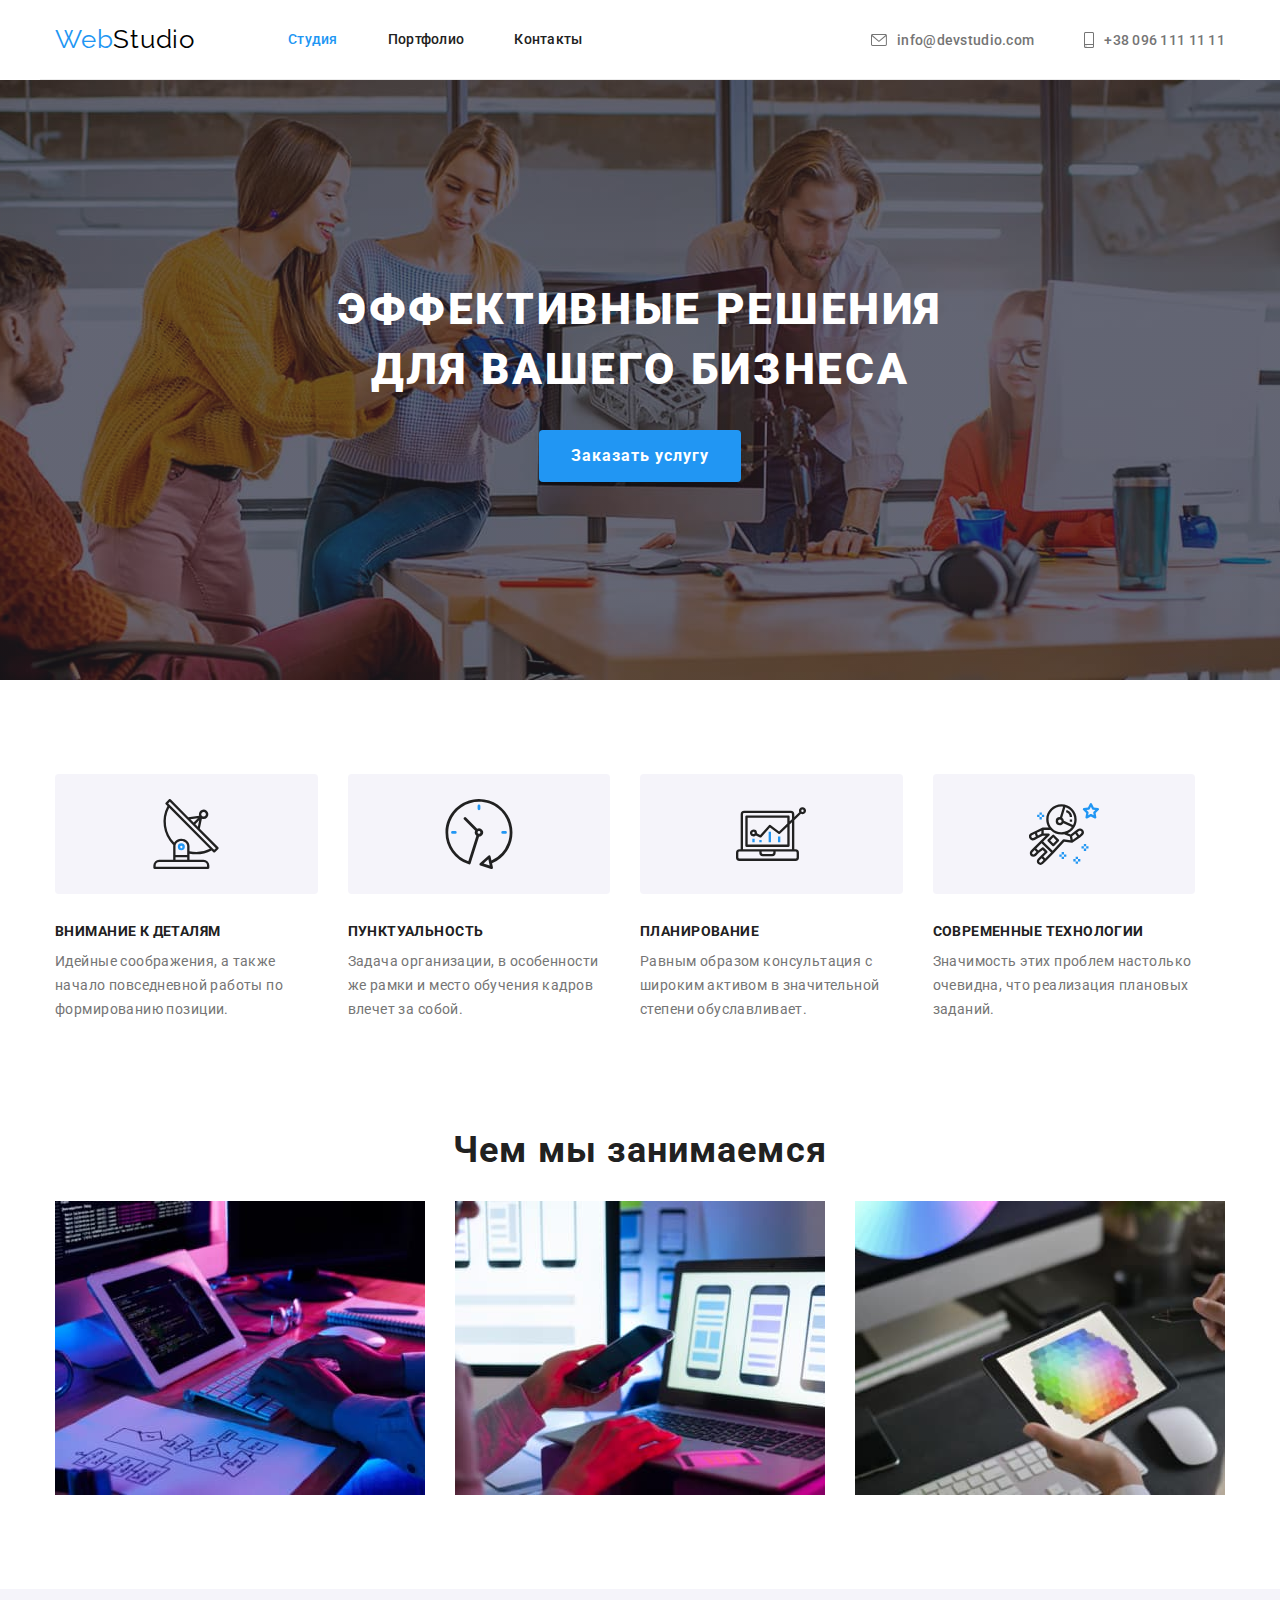
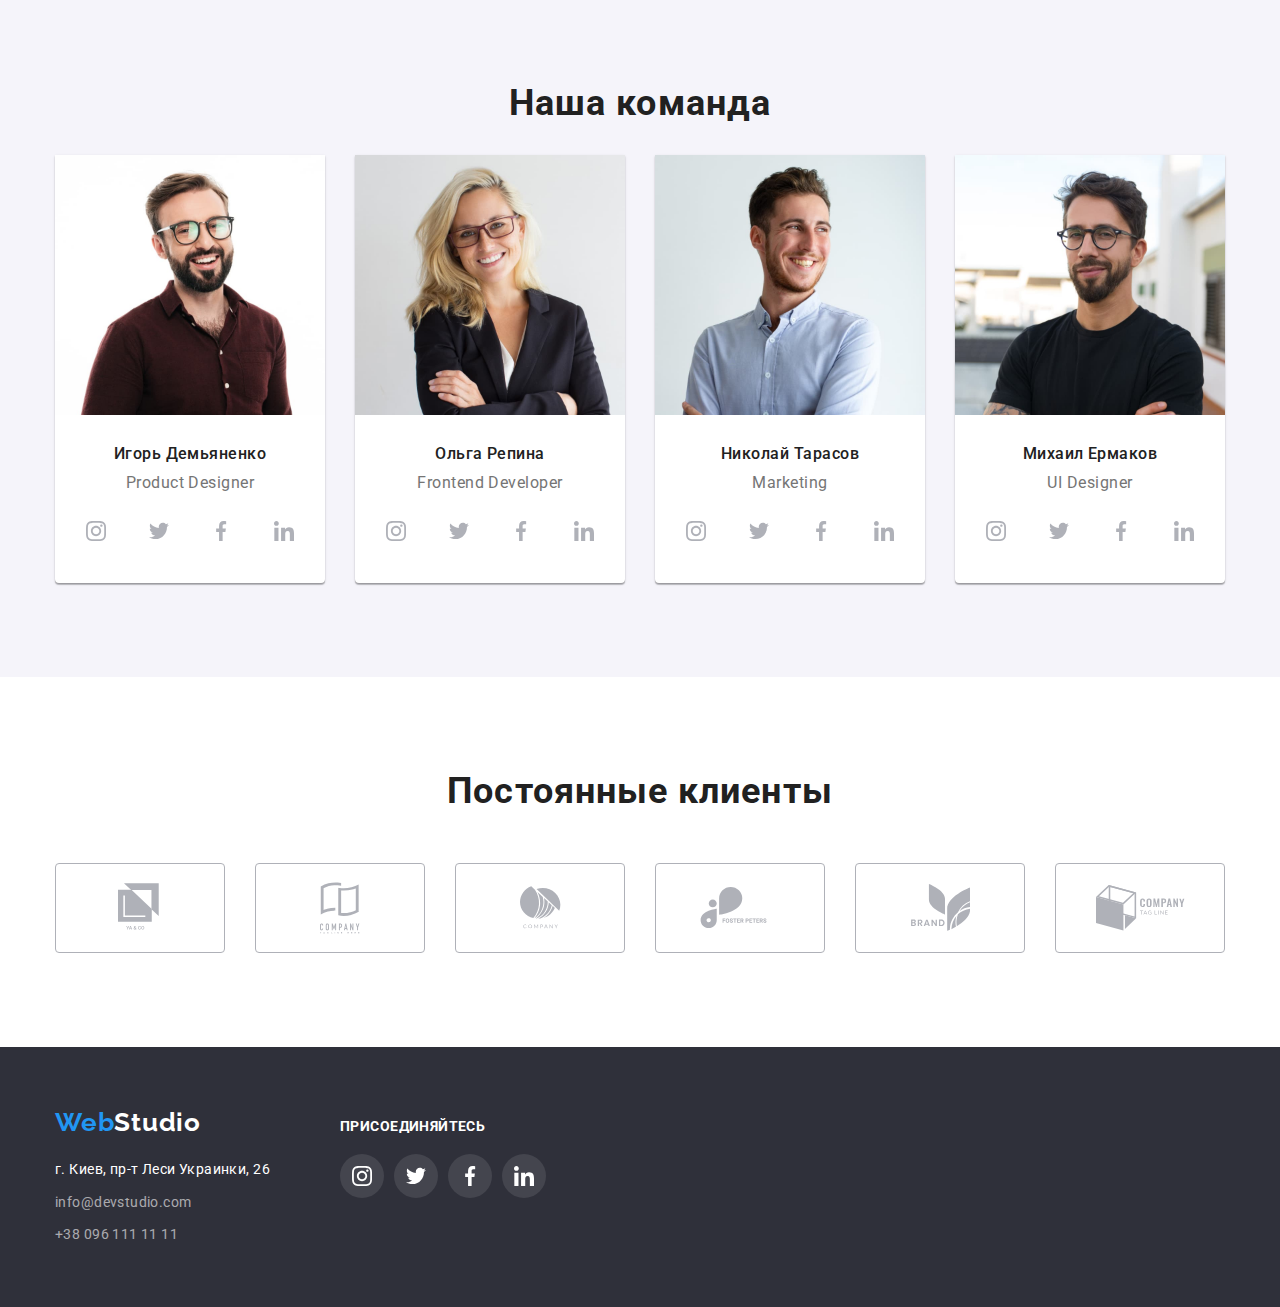
<file: index.html>
<!DOCTYPE html>
<html lang="ru">
  <head>
    <meta charset="UTF-8" />
    <meta name="viewport" content="width=device-width, initial-scale=1.0" />
    <title>WebStudio</title>
    <link
      href="https://fonts.googleapis.com/css2?family=Raleway:wght@700&family=Roboto:wght@400;500;700;900&display=swap"
      rel="stylesheet"
    />
    <link
      rel="stylesheet"
      href="https://cdnjs.cloudflare.com/ajax/libs/modern-normalize/1.0.0/modern-normalize.css"
    />
    <link rel="stylesheet" href="./css/styles.css" />
  </head>
  <body>
    <!--HEADER-->
    <header class="header">
      <div class="container container-flex-header">
        <nav class="header-nav">
          <a
            class="header-logo"
            href="./index.html"
            aria-label="логотип вэбстудии"
            ><span class="accent">Web</span>Studio</a
          >
          <ul class="header-menu list">
            <li class="header-menu-item">
              <a class="header-menu-link active" href="./index.html">Студия</a>
            </li>
            <li class="header-menu-item">
              <a class="header-menu-link" href="./portfolio.html">Портфолио</a>
            </li>
            <li class="header-menu-item last">
              <a class="header-menu-link" href="">Контакты</a>
            </li>
          </ul>
        </nav>

        <address class="address">
          <a class="link link-color-header" href="mailto:info@devstudio.com">
            <svg class="envelope-svg" width="16px" height="12px">
              <use href="./images/sprite.svg#envelope"></use></svg>info@devstudio.com</a>


          <a class="link link-color-header" href="tel:+380961111111"><svg class="envelope-svg" width="10px" height="16px">
              <use href="./images/sprite.svg#smartphone"></use></svg>+38 096 111 11 11</a>
        </address>
      </div>
    </header>
    <main>
      <!-- HERO -->

      <section class="hero-section">
        <div class="container hero">
          <h1 class="hero-text">
            Эффективные решения <br />для вашего бизнеса
          </h1>
          <a class="hero-button" href="#">Заказать услугу</a>
        </div>
      </section>

      <!--FEATURES-->
      <section class="features-section">
        <div class="container container-features">
          <ul class="list-features list-footer">
            <li class="feauters-list">
              <h2 class="features-title">Внимание к деталям</h2>
              <p class="features-text">
                Идейные соображения, а также начало повседневной работы по
                формированию позиции.
              </p>
            </li>
            <li class="feauters-list">
              <h2 class="features-title">Пунктуальность</h2>
              <p class="features-text">
                Задача организации, в особенности же рамки и место обучения
                кадров влечет за собой.
              </p>
            </li>
            <li class="feauters-list">
              <h2 class="features-title">Планирование</h2>
              <p class="features-text">
                Равным образом консультация с широким активом в значительной
                степени обуславливает.
              </p>
            </li>
            <li class="feauters-list">
              <h2 class="features-title">Современные технологии</h2>
              <p class="features-text">
                Значимость этих проблем настолько очевидна, что реализация
                плановых заданий.
              </p>
            </li>
          </ul>
        </div>
      </section>
      <!--WORK-->
      <section>
        <div class="container padding-bottom">
          <h2 class="work-title">Чем мы занимаемся</h2>
          <ul class="list">
            <li class="work-list">
              <img
                src="./images/work/box1.jpg"
                alt="пишут код"
                width="370"
                height="294"
              />
            </li>
            <li class="work-list">
              <img
                src="./images/work/box2.jpg"
                alt="разработка мобильных приложений"
                width="370"
                height="294"
              />
            </li>
            <li class="work-list">
              <img
                src="./images/work/box3.jpg"
                alt="работа со стилями и цветом"
                width="370"
                height="294"
              />
            </li>
          </ul>
        </div>
      </section>
      <!--TEAM-->
      <section class="team">
        <div class="container padding-bottom">
          <h2 class="team-title">Наша команда</h2>
          <ul class="list">
            <li class="list-team">
              <img
                src="./images/team/team1.jpg"
                alt="Игорь Демьяненко"
                width="270"
                height="260"
              />
              <h3 class="team-name">Игорь Демьяненко</h3>
              <p class="team-proffesion" lang="en">Product Designer</p>
              <ul class="social-list">
                <li><a class="social-list-link" href="#"><svg class="social-svg" width="20px" height="20px">
                  <use href="./images/sprite.svg#instagram"></use>
                </svg></a></li>
                <li><a class="social-list-link" href="#"><svg class="social-svg" width="20px" height="20px">
                  <use href="./images/sprite.svg#twitter"></use>
                </svg></a></li>
                <li><a class="social-list-link" href="#"><svg class="social-svg" width="20px" height="20px">
                  <use href="./images/sprite.svg#facebook"></use>
                </svg></a></li>
                <li><a class="social-list-link" href="#"><svg class="social-svg" width="20px" height="20px">
                  <use href="./images/sprite.svg#linkedin"></use>
                </svg></a></li>
              </ul>
            </li>
            <li class="list-team">
              <img
                src="./images/team/team2.jpg"
                alt="Ольга Репина"
                width="270"
                height="260"
              />
              <h3 class="team-name">Ольга Репина</h3>
              <p class="team-proffesion" lang="en">Frontend Developer</p>
              <ul class="social-list">
                <li><a class="social-list-link" href="#"><svg class="social-svg" width="20px" height="20px">
                  <use href="./images/sprite.svg#instagram"></use>
                </svg></a></li>
                <li><a class="social-list-link" href="#"><svg class="social-svg" width="20px" height="20px">
                  <use href="./images/sprite.svg#twitter"></use>
                </svg></a></li>
                <li><a class="social-list-link" href="#"><svg class="social-svg" width="20px" height="20px">
                  <use href="./images/sprite.svg#facebook"></use>
                </svg></a></li>
                <li><a class="social-list-link" href="#"><svg class="social-svg" width="20px" height="20px">
                  <use href="./images/sprite.svg#linkedin"></use>
                </svg></a></li>
              </ul>
            </li>
            <li class="list-team">
              <img
                src="./images/team/team3.jpg"
                alt="Николай Тарасов"
                width="270"
                height="260"
              />
              <h3 class="team-name">Николай Тарасов</h3>
              <p class="team-proffesion" lang="en">Marketing</p>
              <ul class="social-list">
                <li><a class="social-list-link" href="#"><svg class="social-svg" width="20px" height="20px">
                  <use href="./images/sprite.svg#instagram"></use>
                </svg></a></li>
                <li><a class="social-list-link" href="#"><svg class="social-svg" width="20px" height="20px">
                  <use href="./images/sprite.svg#twitter"></use>
                </svg></a></li>
                <li><a class="social-list-link" href="#"><svg class="social-svg" width="20px" height="20px">
                  <use href="./images/sprite.svg#facebook"></use>
                </svg></a></li>
                <li><a class="social-list-link" href="#"><svg class="social-svg" width="20px" height="20px">
                  <use href="./images/sprite.svg#linkedin"></use>
                </svg></a></li>
              </ul>
            </li>
            <li class="list-team">
              <img
                src="./images/team/team4.jpg"
                alt="Михаил Ермаков"
                width="270"
                height="260"
              />
              <h3 class="team-name">Михаил Ермаков</h3>
              <p class="team-proffesion" lang="en">UI Designer</p>
              <ul class="social-list">
                <li><a class="social-list-link" href="#"><svg class="social-svg" width="20px" height="20px">
                  <use href="./images/sprite.svg#instagram"></use>
                </svg></a></li>
                <li><a class="social-list-link" href="#"><svg class="social-svg" width="20px" height="20px">
                  <use href="./images/sprite.svg#twitter"></use>
                </svg></a></li>
                <li><a class="social-list-link" href="#"><svg class="social-svg" width="20px" height="20px">
                  <use href="./images/sprite.svg#facebook"></use>
                </svg></a></li>
                <li><a class="social-list-link" href="#"><svg class="social-svg" width="20px" height="20px">
                  <use href="./images/sprite.svg#linkedin"></use>
                </svg></a></li>
              </ul>
            </li>
          </ul>
        </div>
      </section>
    </main>
      <!--CLIENTS-->
    <section class="clients-section">

      <div class="container">
       <h2 class="clients-title">Постоянные клиенты</h2>

       <ul class="clients-list">
         <li class="clients-item"><a class="clients-link" href="#">
           <svg class="clients-icon"  width="45px" height="50px" >

            <use href="./images/sprite.svg#logo-1"></use>
           </svg>
         </a>
        </li>
        <li class="clients-item"><a class="clients-link" href="#">
          <svg class="clients-icon" width="40px" height="52px" >

           <use href="./images/sprite.svg#logo-2"></use>
          </svg>
        </a>
       </li>
       <li class="clients-item"><a class="clients-link" href="#">
        <svg class="clients-icon" width="41px" height="43px" >

         <use href="./images/sprite.svg#logo-3"></use>
        </svg>
      </a>
     </li>
     <li class="clients-item"><a class="clients-link" href="#">
      <svg class="clients-icon" width="80px" height="42px" >

       <use href="./images/sprite.svg#logo-4"></use>
      </svg>
    </a>
   </li>
   <li class="clients-item"><a class="clients-link" href="#">
    <svg class="clients-icon" width="59px" height="47px" >

     <use href="./images/sprite.svg#logo-5"></use>
    </svg>
  </a>
 </li>
 <li class="clients-item"><a class="clients-link" href="#">
  <svg class="clients-icon" width="89px" height="46px" >

   <use href="./images/sprite.svg#logo-6"></use>
  </svg>
</a>
</li>
       </ul>


      </div>
    


    </section>
    <!--FOOTER-->
    <footer class="footer">
      <div class="container container-footer">
        
        
        <div class="left-footer">
        
        <h2 class="logo-footer">
          <a
            class="header-logo-footer"
            href="./index.html"
            aria-label="логотип вэбстудии"
            ><span class="accent">Web</span>Studio</a
          >
        </h2>
        <address>
          <ul class="list-footer">
            <li class="address-footer">
              <a
                class="link-map"
                href="https://goo.gl/maps/VfrCW1aRoGkhf7tG8"
                target="_blank"
                >г. Киев, пр-т Леси Украинки, 26</a
              >
            </li>
            <li class="address-footer">
              <a class="link" href="mailto:info@devstudio.com"
                >info@devstudio.com</a
              >
            </li>
            <li class="address-footer">
              <a class="link" href="tel:+380961111111">+38 096 111 11 11</a>
            </li>
          </ul>
        </address>


      </div>

        <div class="right-footer">
        <h2>присоединяйтесь</h2>
        <ul class="social-list-footer">
          <li class="li-link"><a class="social-list-link-footer" href="#"><svg class="social-svg" width="20px" height="20px">
            <use href="./images/sprite.svg#instagram"></use>
          </svg></a></li>
          <li class="li-link"><a class="social-list-link-footer" href="#"><svg class="social-svg" width="20px" height="20px">
            <use href="./images/sprite.svg#twitter"></use>
          </svg></a></li>
          <li class="li-link"><a class="social-list-link-footer" href="#"><svg class="social-svg" width="20px" height="20px">
            <use href="./images/sprite.svg#facebook"></use>
          </svg></a></li>
          <li class="li-link"><a class="social-list-link-footer" href="#"><svg class="social-svg" width="20px" height="20px">
            <use href="./images/sprite.svg#linkedin"></use>
          </svg></a></li>
        </ul>
        </div>




      </div>
    </footer>
  </body>
</html>
</file>
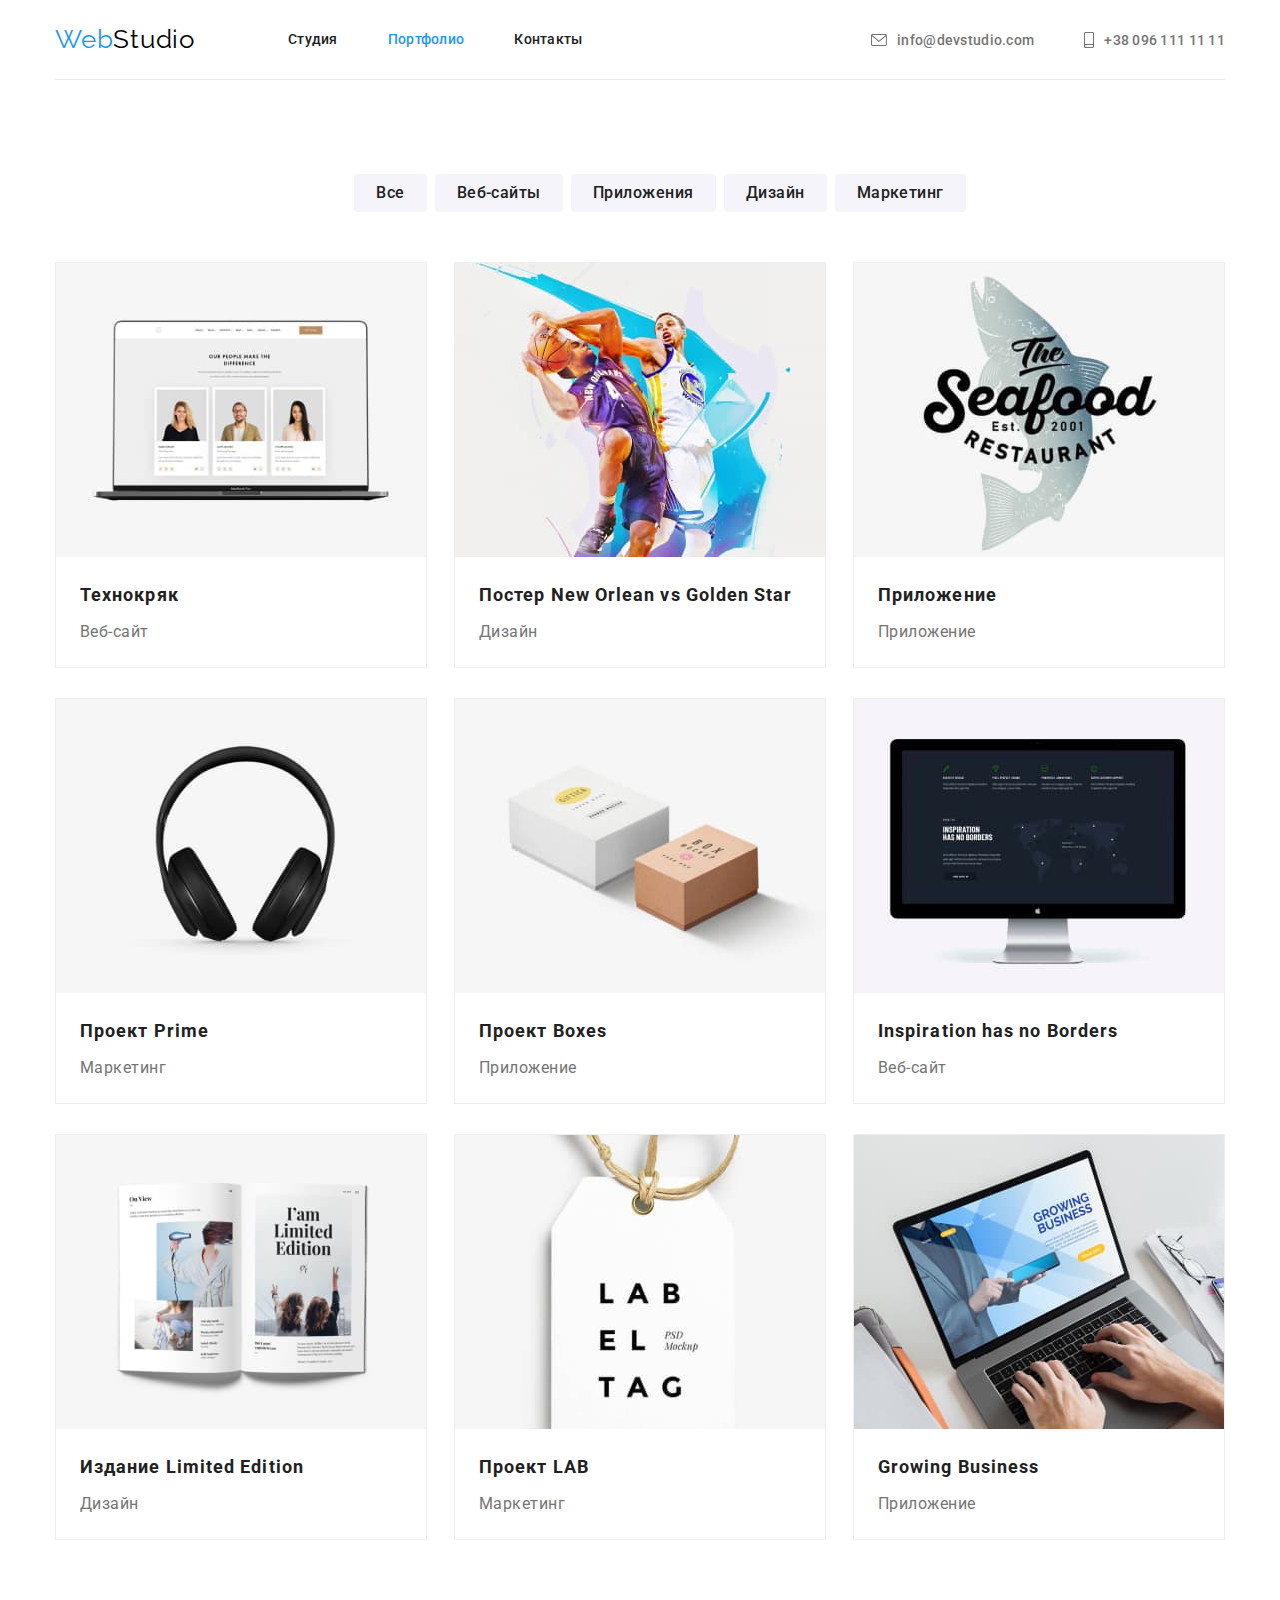
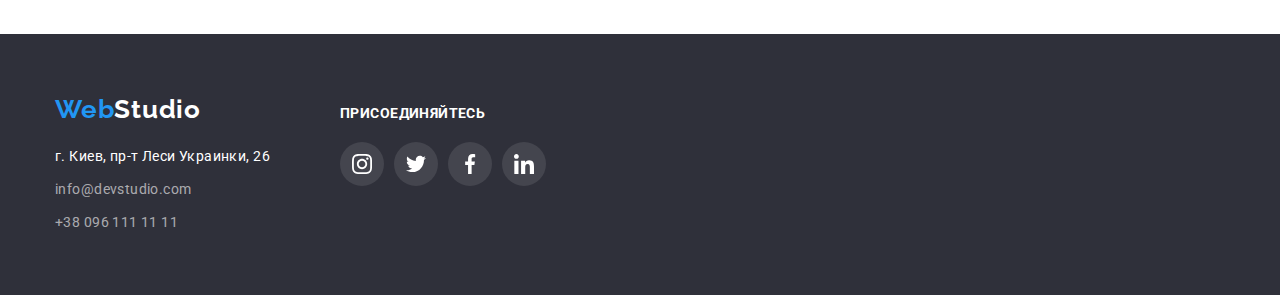
<file: portfolio.html>
<!DOCTYPE html>
<html lang="ru">
  <head>
    <meta charset="UTF-8" />
    <meta name="viewport" content="width=device-width, initial-scale=1.0" />
    <title>Портфолио</title>
    <link
      href="https://fonts.googleapis.com/css2?family=Raleway:wght@700&family=Roboto:wght@400;500;700;900&display=swap"
      rel="stylesheet"
    />
    <link
      rel="stylesheet"
      href="https://cdnjs.cloudflare.com/ajax/libs/modern-normalize/1.0.0/modern-normalize.css"
    />
    <link rel="stylesheet" href="./css/styles.css" />
  </head>
  <body>
    <!--HEADER-->
    <div class="container container-header">
      <header class="header">
        <div class="container-flex-header">
          <nav class="header-nav">
            <a
              class="header-logo"
              href="./index.html"
              aria-label="логотип вэбстудии"
              ><span class="accent">Web</span>Studio</a
            >
            <ul class="header-menu list">
              <li class="header-menu-item">
                <a class="header-menu-link" href="./index.html">Студия</a>
              </li>
              <li class="header-menu-item">
                <a class="header-menu-link active" href="./portfolio.html"
                  >Портфолио</a
                >
              </li>
              <li class="header-menu-item last">
                <a class="header-menu-link" href="">Контакты</a>
              </li>
            </ul>
          </nav>

          <address class="address">
            <a class="link link-color-header" href="mailto:info@devstudio.com">
              <svg class="envelope-svg" width="16px" height="12px">
                <use href="./images/sprite.svg#envelope"></use></svg>info@devstudio.com</a>
  
  
            <a class="link link-color-header" href="tel:+380961111111"><svg class="envelope-svg" width="10px" height="16px">
                <use href="./images/sprite.svg#smartphone"></use></svg>+38 096 111 11 11</a>
          </address>
        </div>
      </header>
    </div>
    <!-- PORTFOLIO -->
    <main>
      <section>
        <h1 hidden>Портфолио</h1>

        <div class="container">
          <ul class="container-flex">
            <li class="button-item">
              <a class="button" href="">Все</a>
            </li>
            <li class="button-item">
              <a class="button" href="">Веб-сайты</a>
            </li>
            <li class="button-item">
              <a class="button" href="">Приложения</a>
            </li>
            <li class="button-item">
              <a class="button" href="">Дизайн</a>
            </li>
            <li class="button-item">
              <a class="button" href="">Маркетинг</a>
            </li>
          </ul>
        </div>
        <!-- <div class="button-menu container">
          <button class="button" type="button">Все</button>
          <button class="button" type="button">Веб-сайты</button>
          <button class="button" type="button">Приложения</button>
          <button class="button" type="button">Дизайн</button>
          <button class="button" type="button">Маркетинг</button>
        </div> -->

        <div class="container-portfolio-gallery">
          <ul class="portfolio list">
            <li class="portfolio-item">
              <a class="link-a-portfolio" href="#">
                <img
                  src="./images/page-portfolio/1.jpg"
                  alt="Технокряк"
                  width="370"
                  height="294"
                />
                <h2 class="portfolio-title">Технокряк</h2>
                <p class="portfolio-category">Веб-сайт</p>
              </a>
            </li>
            <li class="portfolio-item">
              <a class="link-a-portfolio" href="#">
                <img
                  src="./images/page-portfolio/2.jpg"
                  alt="Постер New Orlean-vs-Golden Star"
                  width="370"
                  height="294"
                />
                <h2 class="portfolio-title">
                  Постер <span lang="en">New Orlean vs Golden Star</span>
                </h2>
                <p class="portfolio-category">Дизайн</p>
              </a>
            </li>
            <li class="portfolio-item">
              <a class="link-a-portfolio" href="#">
                <img
                  src="./images/page-portfolio/3.jpg"
                  alt="Ресторан-Seafood"
                  width="370"
                  height="294"
                />
                <h2 class="portfolio-title">Приложение</h2>
                <p class="portfolio-category">Приложение</p>
              </a>
            </li>
            <li class="portfolio-item">
              <a class="link-a-portfolio" href="#">
                <img
                  src="./images/page-portfolio/4.jpg"
                  alt="Проект-Prime"
                  width="370"
                  height="294"
                />
                <h2 class="portfolio-title">Проект Prime</h2>
                <p class="portfolio-category">Маркетинг</p>
              </a>
            </li>
            <li class="portfolio-item">
              <a class="link-a-portfolio" href="#">
                <img
                  src="./images/page-portfolio/5.jpg"
                  alt="Проект-Boxes"
                  width="370"
                  height="294"
                />
                <h2 class="portfolio-title">Проект Boxes</h2>
                <p class="portfolio-category">Приложение</p>
              </a>
            </li>
            <li class="portfolio-item">
              <a class="link-a-portfolio" href="#">
                <img
                  src="./images/page-portfolio/6.jpg"
                  alt="Inspiration-has-no-Borders"
                  width="370"
                  height="294"
                />
                <h2 class="portfolio-title">Inspiration has no Borders</h2>
                <p class="portfolio-category">Веб-сайт</p>
              </a>
            </li>
            <li class="portfolio-item">
              <a class="link-a-portfolio" href="#">
                <img
                  src="./images/page-portfolio/7.jpg"
                  alt="Издание-Limited-Edition"
                  width="370"
                  height="294"
                />
                <h2 class="portfolio-title">Издание Limited Edition</h2>
                <p class="portfolio-category">Дизайн</p>
              </a>
            </li>
            <li class="portfolio-item">
              <a class="link-a-portfolio" href="#">
                <img
                  src="./images/page-portfolio/8.jpg"
                  alt="Проект-LAB"
                  width="370"
                  height="294"
                />
                <h2 class="portfolio-title">Проект LAB</h2>
                <p class="portfolio-category">Маркетинг</p>
              </a>
            </li>
            <li class="portfolio-item">
              <a class="link-a-portfolio" href="#">
                <img
                  src="./images/page-portfolio/9.jpg"
                  alt="Growing-Business"
                  width="370"
                  height="294"
                />
                <h2 class="portfolio-title">Growing Business</h2>
                <p class="portfolio-category">Приложение</p>
              </a>
            </li>
          </ul>
        </div>
      </section>
    </main>
    <!--FOOTER-->
    <footer class="footer">
      <div class="container container-footer">
        
        
        <div class="left-footer">
        
        <h2 class="logo-footer">
          <a
            class="header-logo-footer"
            href="./index.html"
            aria-label="логотип вэбстудии"
            ><span class="accent">Web</span>Studio</a
          >
        </h2>
        <address>
          <ul class="list-footer">
            <li class="address-footer">
              <a
                class="link-map"
                href="https://goo.gl/maps/VfrCW1aRoGkhf7tG8"
                target="_blank"
                >г. Киев, пр-т Леси Украинки, 26</a
              >
            </li>
            <li class="address-footer">
              <a class="link" href="mailto:info@devstudio.com"
                >info@devstudio.com</a
              >
            </li>
            <li class="address-footer">
              <a class="link" href="tel:+380961111111">+38 096 111 11 11</a>
            </li>
          </ul>
        </address>


      </div>

        <div class="right-footer">
        <h2>присоединяйтесь</h2>
        <ul class="social-list-footer">
          <li class="li-link"><a class="social-list-link-footer" href="#"><svg class="social-svg" width="20px" height="20px">
            <use href="./images/sprite.svg#instagram"></use>
          </svg></a></li>
          <li class="li-link"><a class="social-list-link-footer" href="#"><svg class="social-svg" width="20px" height="20px">
            <use href="./images/sprite.svg#twitter"></use>
          </svg></a></li>
          <li class="li-link"><a class="social-list-link-footer" href="#"><svg class="social-svg" width="20px" height="20px">
            <use href="./images/sprite.svg#facebook"></use>
          </svg></a></li>
          <li class="li-link"><a class="social-list-link-footer" href="#"><svg class="social-svg" width="20px" height="20px">
            <use href="./images/sprite.svg#linkedin"></use>
          </svg></a></li>
        </ul>
        </div>




      </div>
    </footer>
  </body>
</html>
</file>
<file: css/styles.css>
:root {
  --blue: #2196f3;
  --black-logo: #000000;
  --black: #212121;
  --gray: #757575;
  --white: #ffffff;
}

/*  ============ COMPONENTS  ============ */

body {
  font-family: 'Roboto', sans-serif; /* основной шрифт */
  font-style: normal;
}

a {
  text-decoration: none; /* Отменяем подчеркивание у ссылки */
}

li {
  list-style-type: none; /* Убираем маркеры */
}

.address {
  font-style: normal; /* Убираем италик с сылок в адресах */
  display: flex;
  margin-left: auto;
}

.list {
  margin: 0px;
  padding: 0px;
  list-style: none;
}

.padding-bottom {
  padding-bottom: 94px;
}

img {
  display: block;
}

/* ================== HEADER ======================*/
.container-flex-header {
  display: flex;
  align-items: center;
  height: 80px;
  /* justify-content: center; */
  border-bottom: 1px solid #ececec;
}

.header-nav {
  display: flex;
  align-items: center;
  /* justify-content: center; */
}

.container {
  margin-left: auto;
  margin-right: auto;
  width: 1200px;
  /* outline: 2px solid tomato; */
  padding-left: 15px;
  padding-right: 15px;
}

.header-menu {
  display: flex;
  margin-left: 93px;
}

.header-menu-item:not(:last-child) {
  margin-right: 50px;
}

.accent {
  color: var(--blue);
}
.header-logo {
  font-family: 'Raleway', sans-serif;
  font-size: 26px;
  line-height: 1.2;
  letter-spacing: 0.03em;
  color: var(--black-logo);
}

.header-menu-link {
  font-weight: 500;
  font-size: 14px;
  line-height: 16px;
  letter-spacing: 0.02em;
  color: var(--black);
}

.header-menu-link:hover,
.header-menu-link:focus {
  color: var(--blue);
}

.address .link {
  font-weight: 500;
  font-size: 14px;
  line-height: 1.142;
  letter-spacing: 0.02em;
  color: var(--gray);
}

.address .link + .link {
  margin-left: 50px;
}

.address .link:hover,
.address .link:focus {
  color: var(--blue);
}

.active {
  color: var(--blue);
}

.envelope-svg {
  margin-right: 10px;
  fill: currentcolor;
  align-items: center;
}

.link-color-header {
  display: flex;
  align-items: center;
}

/* ====================== HERO ========================= */
.hero-section {
  margin-left: auto;
  margin-right: auto;
  background-color: rgba(47, 48, 58, 0.4);
  background-image: linear-gradient(
      to right,
      rgba(47, 48, 58, 0.4),
      rgba(47, 48, 58, 0.4)
    ),
    url(../images/hero/background.jpg);
  background-size: cover;
  background-position: center;
  background-origin: inherit;

  /* outline: 2px solid tomato; */
}

.hero {
  /* outline: 2px solid rgb(71, 255, 246); */
  text-align: center;
  height: 600px;
}

.hero-text {
  font-weight: 900;
  font-size: 44px;
  line-height: 1.36;
  letter-spacing: 0.06em;
  color: var(--white);
  text-transform: uppercase;
  /* background-color: #2f303a; */
  margin-top: 0px;
  margin-bottom: 30px;
  padding-top: 200px;
}
.hero-button {
  font-weight: 700;
  font-size: 16px;
  line-height: 1.87;
  letter-spacing: 0.06em;
  color: var(--white);
  padding: 11px 32px;
  box-shadow: 0px 4px 4px rgba(0, 0, 0, 0.15);
  border-radius: 4px;

  background-color: var(--blue);
  display: inline-block;
  min-width: 200px;
}

/* ==================== FEATURES ======================= */

.feauters-list::before {
  display: block;
  content: '';
  height: 120px;
  background: #f5f4fa;
  border-radius: 4px;
  margin-bottom: 30px;
  background-repeat: no-repeat;
  background-position: center;
}

.feauters-list:nth-child(1)::before {
  background-image: url(../images/features/vector-1.svg);
}

.feauters-list:nth-child(2)::before {
  background-image: url(../images/features/vector-2.svg);
}

.feauters-list:nth-child(3)::before {
  background-image: url(../images/features/vector-3.svg);
}

.feauters-list:nth-child(4)::before {
  background-image: url(../images/features/vector-4.svg);
}

.features-title {
  font-weight: bold;
  font-size: 14px;
  line-height: 1.14;
  letter-spacing: 0.03em;
  text-transform: uppercase;
  color: var(--black);
  margin-top: 0px;
  margin-bottom: 10px;
}

.features-text {
  font-size: 14px;
  line-height: 1.71;
  letter-spacing: 0.03em;
  color: var(--gray);
  margin-top: 0px;
}

.container-features {
  margin-left: auto;
  margin-right: auto;
  width: 1200px;
  /* outline: 2px solid tomato; */
  padding-top: 94px;
  padding-bottom: 94px;
  padding-left: 15px;
  padding-right: 15px;
}

.list-features {
  display: flex;
  /* outline: 2px solid tomato; */
}

.feauters-list {
  width: 270px;
  margin-right: 30px;
}
/* ===================== WORK ========================== */

.work-title {
  font-weight: bold;
  font-size: 36px;
  line-height: 1.16;
  letter-spacing: 0.03em;
  color: var(--black);
  text-align: center;
  margin-top: 0px;
}

.list {
  display: flex;
  flex-wrap: wrap;
  justify-content: space-between;
}

/* ===================== TEAM =========================== */

.team {
  background: #f5f4fa;
}
.team-title {
  font-weight: bold;
  font-size: 36px;
  line-height: 1.16;
  letter-spacing: 0.03em;
  color: var(--black);
  text-align: center;
  margin-top: 0px;
  padding-top: 94px;
}

.team-name {
  font-weight: 500;
  font-size: 16px;
  line-height: 1.18;
  letter-spacing: 0.03em;
  color: var(--black);
  text-align: center;
  margin-bottom: 10px;
  margin-top: 30px;
}

.team-proffesion {
  font-weight: normal;
  font-size: 16px;
  line-height: 1.18;
  letter-spacing: 0.03em;
  color: var(--gray);
  margin-bottom: 16px;
  margin-top: 0px;
  text-align: center;
  
}
.list .list-team {
  /* outline: 2px solid tomato; */
  background: #ffffff;
  /* material shadow v1 */

  box-shadow: 0px 1px 3px rgba(0, 0, 0, 0.12), 0px 1px 1px rgba(0, 0, 0, 0.14),
    0px 2px 1px rgba(0, 0, 0, 0.2);
  border-radius: 0px 0px 4px 4px;
}

.social-list {

  display: flex;
  /* outline: 2px solid tomato; */
  justify-content: space-evenly;
  padding: 0;
  margin: 0;

}

.social-list-link {
  display: flex;
  justify-content: center;
  align-items: center;
  width: 44px;
  height: 44px;
  /* outline: 2px solid tomato; */
  border-radius: 50%;
  /* background-color: yellowgreen; */
  fill: #AFB1B8;

}

.social-list-link:hover,
.social-list-link:focus {

  background-color: var(--blue)
  
}

.social-list-link:hover .social-svg,
.social-list-link:focus .social-svg {

  fill: var(--white);
}

.list-team {

  padding-bottom: 30px;
}

/* =======================CLIENTS=========================== */

.clients-title {
  font-weight: bold;
  font-size: 36px;
  line-height: 1.16;
  letter-spacing: 0.03em;
  color: var(--black);
  text-align: center;
  margin: 0px;
  padding: 0px;
  margin-bottom: 50px;
  /* outline: 2px solid tomato; */
}

.clients-list {

  display: flex;
  /* outline: 2px solid tomato; */
  justify-content: space-between;
  margin: 0px;
  padding: 0px;
  
  
}

.clients-item {
  /* display: flex; */
  
  
  
  
  Width: 170px;
  Height: 90px;
   /* outline: 2px solid tomato; */
     
}

.clients-link:hover,
.clients-link:focus {
  border: 1px solid var(--blue) ;
  /* box-sizing: border-box; */
  border-radius: 4px;
  color: var(--blue);
  

}

.clients-section {
  padding-bottom: 94px;
  padding-top: 94px ;
  /* outline: 2px solid tomato; */
 
  
}

.clients-link {
  display: flex;
  justify-content: center;
  align-items: center;
  Width: 170px;
  Height: 90px;
  color: #AFB1B8;
  border: 1px solid #AFB1B8;
  /* box-sizing: border-box; */
  border-radius: 4px;
  
    
  /* outline: 2px solid tomato; */
  
  
}

.clients-icon {
  fill: currentcolor;
  
  /* justify-content: center;
  align-items: center; */
 
  
  /* outline: 2px solid tomato; */
  
}




/* ===================== FOOTER ========================== */

.footer {
  background: #2f303a;
}
.header-logo-footer {
  font-family: 'Raleway', sans-serif;
  font-size: 26px;
  line-height: 1.2;
  letter-spacing: 0.03em;
  color: var(--white);
}
.address-footer .link {
  font-style: normal;
  font-size: 14px;
  line-height: 1.71;
  letter-spacing: 0.03em;
  color: rgba(255, 255, 255, 0.6);
}

.address-footer .link-map {
  font-style: normal;
  font-size: 14px;
  line-height: 1.71;
  letter-spacing: 0.03em;
  color: var(--white);
}

.logo-footer {
  margin-top: 0px;
}

.container-footer {
  display: flex;

  margin-left: auto;
  margin-right: auto;
  width: 1200px;
  /* outline: 2px solid tomato; */
  padding-bottom: 60px;
  padding-top: 60px;
  padding-left: 15px;
  padding-right: 15px;
}

.list-footer {
  margin: 0px;
  padding: 0px;
  list-style: none;
}
.address-footer {
  margin-bottom: 9px;
}
.address-footer:last-child {
  margin-bottom: 0px;
}

.left-footer {

  /* outline: 2px solid tomato; */
  margin-right: 70px;
}

.right-footer {

  /* outline: 2px solid tomato; */
  

}

.right-footer h2 {

  margin: 0;
  padding: 0;
  padding-top: 12px;
  margin-bottom: 20px;
  
  font-weight: bold;
  font-size: 14px;
  line-height: 1.14;
  letter-spacing: 0.03em;
  text-transform: uppercase;

   color: var(--white);

}

.social-list-footer {

  display: flex;
  justify-content: space-evenly;
  padding: 0;
  margin: 0;

}

.social-list-link-footer {
  display: flex;
  justify-content: center;
  align-items: center;
  width: 44px;
  height: 44px;
  /* outline: 2px solid tomato; */
  border-radius: 50%;
  background-color: rgba(255, 255, 255, 0.1);;
  fill: var(--white);
  

}

.li-link:not(:last-child) {

  margin-right: 10px;
}


.social-list-link-footer:hover {

  background-color: var(--blue);
  transition: 1s;
  
}

.social-list-link-footer:hover .social-svg {

  fill: var(--white);
  transition: 1s;
}
/* ====================== PORTFOLIO ======================= */

/* .button {
  padding-right: 22x;
  padding-bottom: 6px;
  padding-left: 22px;
  padding-top: 6px;
} */


.link-a-portfolio {

  display:block;
  /* outline: 2px solid tomato; */
}

.link-a-portfolio:hover,
.link-a-portfolio:focus {
  box-shadow: 0px 1px 1px rgba(0, 0, 0, 0.12), 0px 4px 4px rgba(0, 0, 0, 0.06),
    1px 4px 6px rgba(0, 0, 0, 0.16);
    
}

.container-flex {
  display: flex;
  padding-top: 94px;
  padding-bottom: 25px;
  margin: 0px;
  justify-content: center;
}

.portfolio-item img {
  display: block;
}
.button-item .button {
  display: inline-block;
  font-weight: 500;
  font-size: 16px;
  line-height: 1.625;
  letter-spacing: 0.03em;
  color: var(--black);
  background: #f5f4fa;

  border-radius: 4px;
  text-align: center;
  /* margin-right: 8px; */
}

.button-item:not(:last-child) {
  margin-right: 8px;
}

.button-item .button {
  padding-top: 6px;
  padding-bottom: 6px;
  padding-right: 22px;
  padding-left: 22px;
}

/* .button-item .button:last-child {
  margin-right: 0px;
} */

.button-item .button:hover,
.button-item .button:focus {
  color: var(--white);
  background: var(--blue);
}

.portfolio-title {
  font-weight: bold;
  font-size: 18px;
  line-height: 2;
  letter-spacing: 0.06em;
  color: var(--black);
}

.portfolio-category {
  font-size: 16px;
  line-height: 1.87;
  letter-spacing: 0.03em;
  color: var(--gray);
  padding-left: 24px;
  padding-right: 24px;
  padding-bottom: 20px;
}

.container-portfolio-gallery {
  display: flex;
  flex-wrap: wrap;
  margin-left: auto;
  margin-right: auto;
  width: 1200px;
  padding-bottom: 94px;
  padding-left: 15px;
  padding-right: 15px;
  /* outline: 2px solid tomato; */
}

.portfolio {
  display: flex;
  flex-wrap: wrap;
  justify-content: space-between;
  padding-top: 25px;
}

.button-menu {
  display: flex;
  justify-content: center;
  padding-top: 94px;
  /* outline: 2px solid tomato; */
}

.portfolio-item {
  /* outline: 2px solid tomato; */
  margin-bottom: 30px;
  border: 1px solid #eeeeee;
  /* padding-bottom: 20px; */
}

.portfolio-item:nth-last-child(-n + 3) {
  margin-bottom: 0px;
}

.portfolio-item p {
  margin-bottom: 0px;
  margin-top: 4px;
}

.portfolio-item h2 {
  margin-bottom: 0px;
  margin-top: 20px;
  padding-left: 24px;
  padding-right: 24px;
}
/* ===========ЗАМЕТКА про ЦВЕТА ТЕКСТА================= */

/* цвет лого 
  color: #2196F3;
  color: #000000;

 цвет навигационного меню
 color: #2196F3;
 color: #212121;

 цвет контактной инфы
  color: #2196F3;
  color: #757575;

  блок герой
  color: #FFFFFF;

   блок FEATURES
    H2 - color: #212121;
    P - color: #757575;

   блок TEAM
     H2 - color: #212121;
    P - color: #757575;

    футер
    color: #FFFFFF;
    color: rgba(255, 255, 255, 0.6);

    цвет текста КНОПОК НА ПОРТФОЛИО
     color: #FFFFFF;
     color: #212121;

     H2 color: #212121;
     P color: #757575; */
</file>
